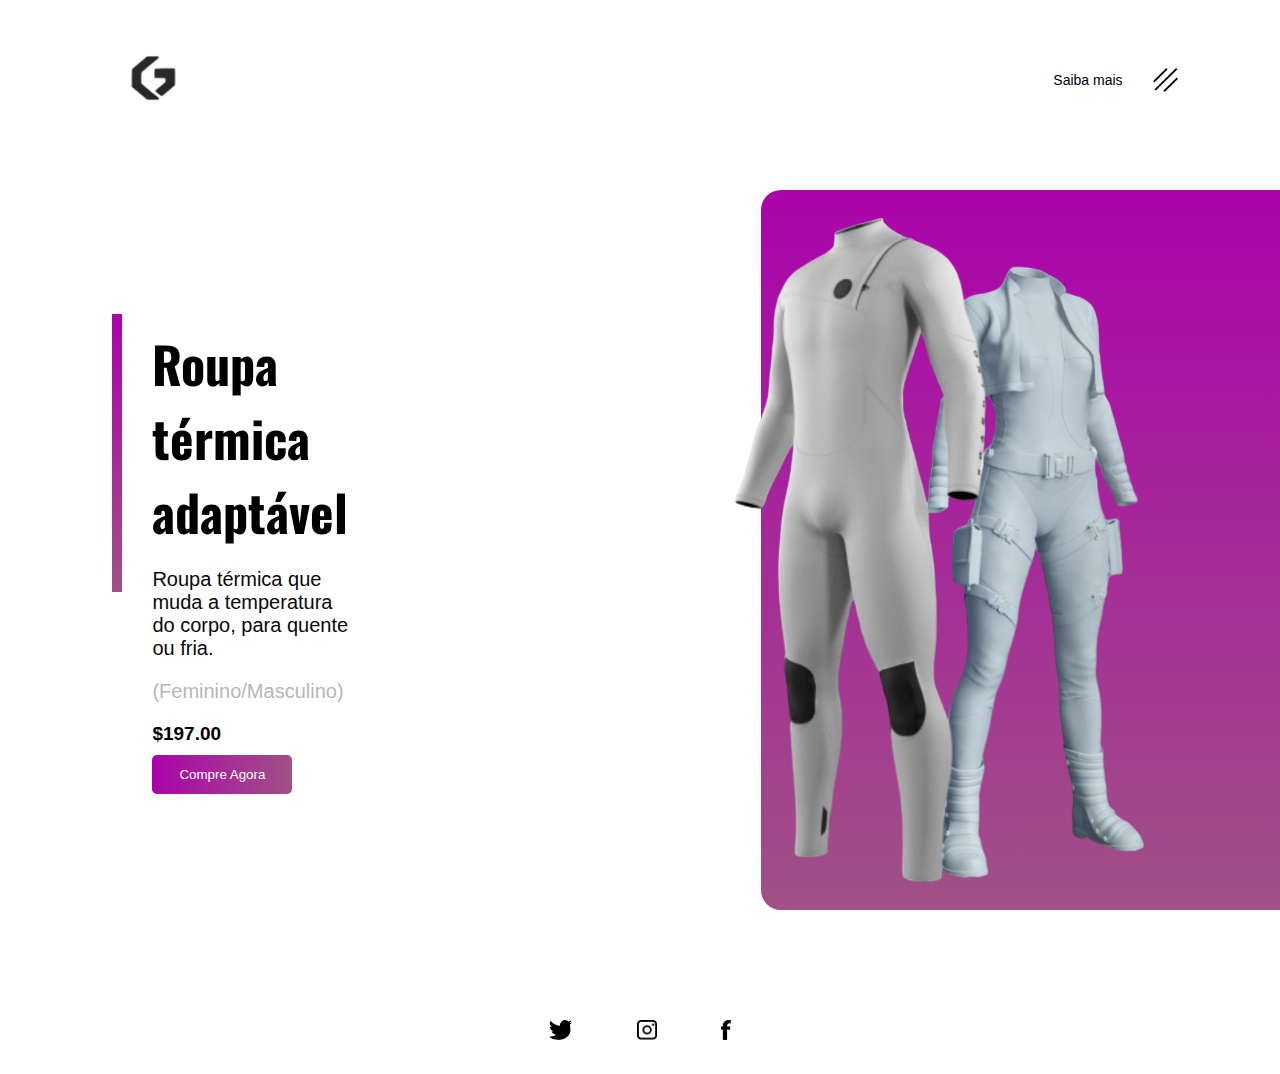
<file: index.html>
<!DOCTYPE html>
<html lang="en">
<head>
    <meta charset="UTF-8">
    <meta name="viewport" content="width=device-width, initial-scale=1.0">
    <title>Landing Page</title>
    <link rel="stylesheet" href="estilos.css">
    <link href="https://fonts.googleapis.com/css2?family=Open+Sans:ital,wght@0,300..800;1,300..800&family=Oswald:wght@300&display=swap" rel="stylesheet">

</head>
<body>
    <div class="container">
        <div class="navbar">
            <img src="img/logo.png" class="logo">
            <nav>
                <ul>
                    <li><a href="">Saiba mais</a></li>
                </ul>
            </nav>
            <img src="img/menu.png" class="menu-icon">
        </div>
        
        <div class="row">
            <div class="col-1">
                <h2>Roupa térmica adaptável</h2>
                <p class="subtitulo"> Roupa térmica que muda a temperatura do corpo, para quente ou fria.<br></p>
                <p>(Feminino/Masculino)</p>
                <h4>$197.00</h4>
                <button type="button">Compre Agora<img src="img/arrow.png"></button>
            </div>
            <div class="col-2">
                <img src="img/produto.png" class="produto">
                <div class="add-bnt">
                    <img src="img/add.png">
                    <div class="color-box"></div>
                    <p><small>Add to cart</small></p>
                </div>
            </div>

        </div>
        <div class="redes-sociais">
            <img src="img/tw.png">
            <img src="img/ig.png">
            <img src="img/fb.png">
        </div>
          
    </div>

</body>
</html>
</file>
<file: estilos.css>
* {
    margin: 0;
    padding: 0;
    font-family: sans-serif;
}

.container{
    width: 100%;
    min-height: 100vh;
    padding-left: 8%;
    padding-right: 8%;
    box-sizing: border-box;
    overflow: hidden;
}

.navbar {
    width: 100%;
    display: flex;
    align-items: center;
}

.logo {
    width: 100px;
    height: px;
    cursor: pointer;
    margin: 30px 0;
}

.menu-icon {
    width: 25px;
    cursor: pointer;
}
nav{
    flex: 1;
    text-align: right;
}

nav ul li{
    list-style: none;
    display: inline-block;
    margin-right: 30px;
}

nav ul li a{
    text-decoration: none;
    color: #000;
    font-size: 14px;
}

nav ul li a:hover{
    color: purple;
}

.row {
    display: flex;
    justify-content: space-between;
    align-items: center;
    margin: 30px 0 80px;
}

.col-1{
    flex-basis: 40%;
    position: relative;
    margin-left: 50px;
}

.col-1 h2{
    font-size: 50px;
    margin: 20px 0 10px;
    font-family: Oswald;
}

.col-1 h4{
    margin: 20px 0 10px;
    font-size: 19px;
}

.col-1 p{
    font-size: 16px;
    color: #b7b7b7;
    font-weight: 100;
    margin: 20px 0 10px;
    font-size: 20px;    
}

.col-1 p.subtitulo{
    font-size: 16px;
    color: #0a0909;
    font-weight: 100;
    margin: 20px 0 10px;
    font-size: 20px;
}    

button{
    width: 140px;
    border: 0;
    padding: 12px 10px;
    outline: none;
    color: #fff;
    background: linear-gradient(to right, rgb(171, 3, 171), #a05186);
    border-radius: 5px;
    cursor: pointer;
    transition: 0.6s;
}

button img{
    width: 30px;
    display: none;
}

button:hover img{
    display: block;
}

button:hover {
    width: 160px;
    display: flex;
    align-items: center;
    justify-content: space-between;
}

.col-1::after {
    content: '';
    width: 10px;
    height: 57%;
    background: linear-gradient(rgb(171, 3, 171), #a05186);
    position: absolute;
    left: -40px;
    top: 8px;
}

.col-2{
    position: relative;
    flex-basis: 60%;
    display: flex;
    align-items: center;
}

.color-box{
    position: absolute;
    right: 0;
    top: 0;
    background: linear-gradient(rgb(171, 3, 171), #a05186);
    border-radius: 20px 0 0 20px;
    height: 100%;
    width: 80%;
    z-index: -1;
    transform: translateX(150px);
}

.add-bnt img{
    width: 35px;
    margin-bottom: 5px;
}

.add-bnt{
    text-align: center;
    cursor: pointer;
    color: #fff;
}

.redes-sociais img{
    height: 20px;
    margin: 30px;
    cursor: pointer;    
}

.redes-sociais{
    text-align: center;
}
</file>
